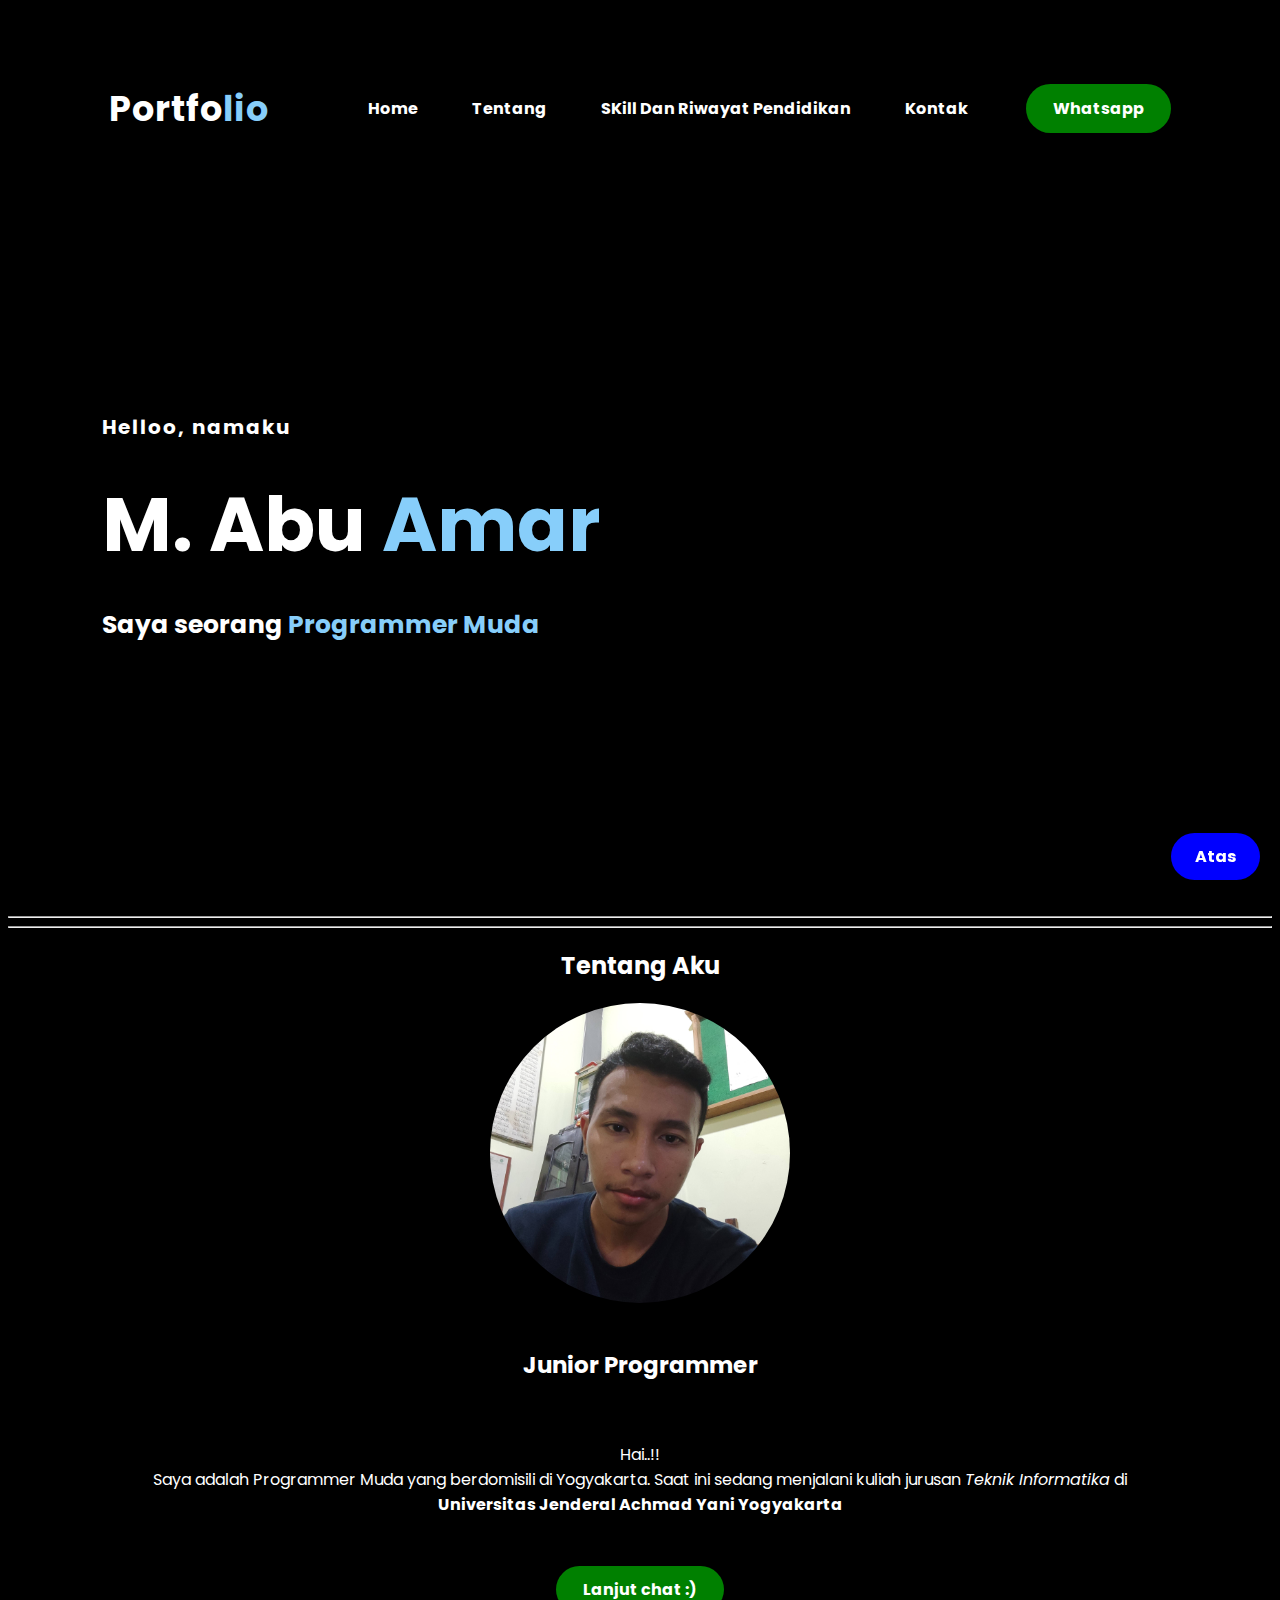
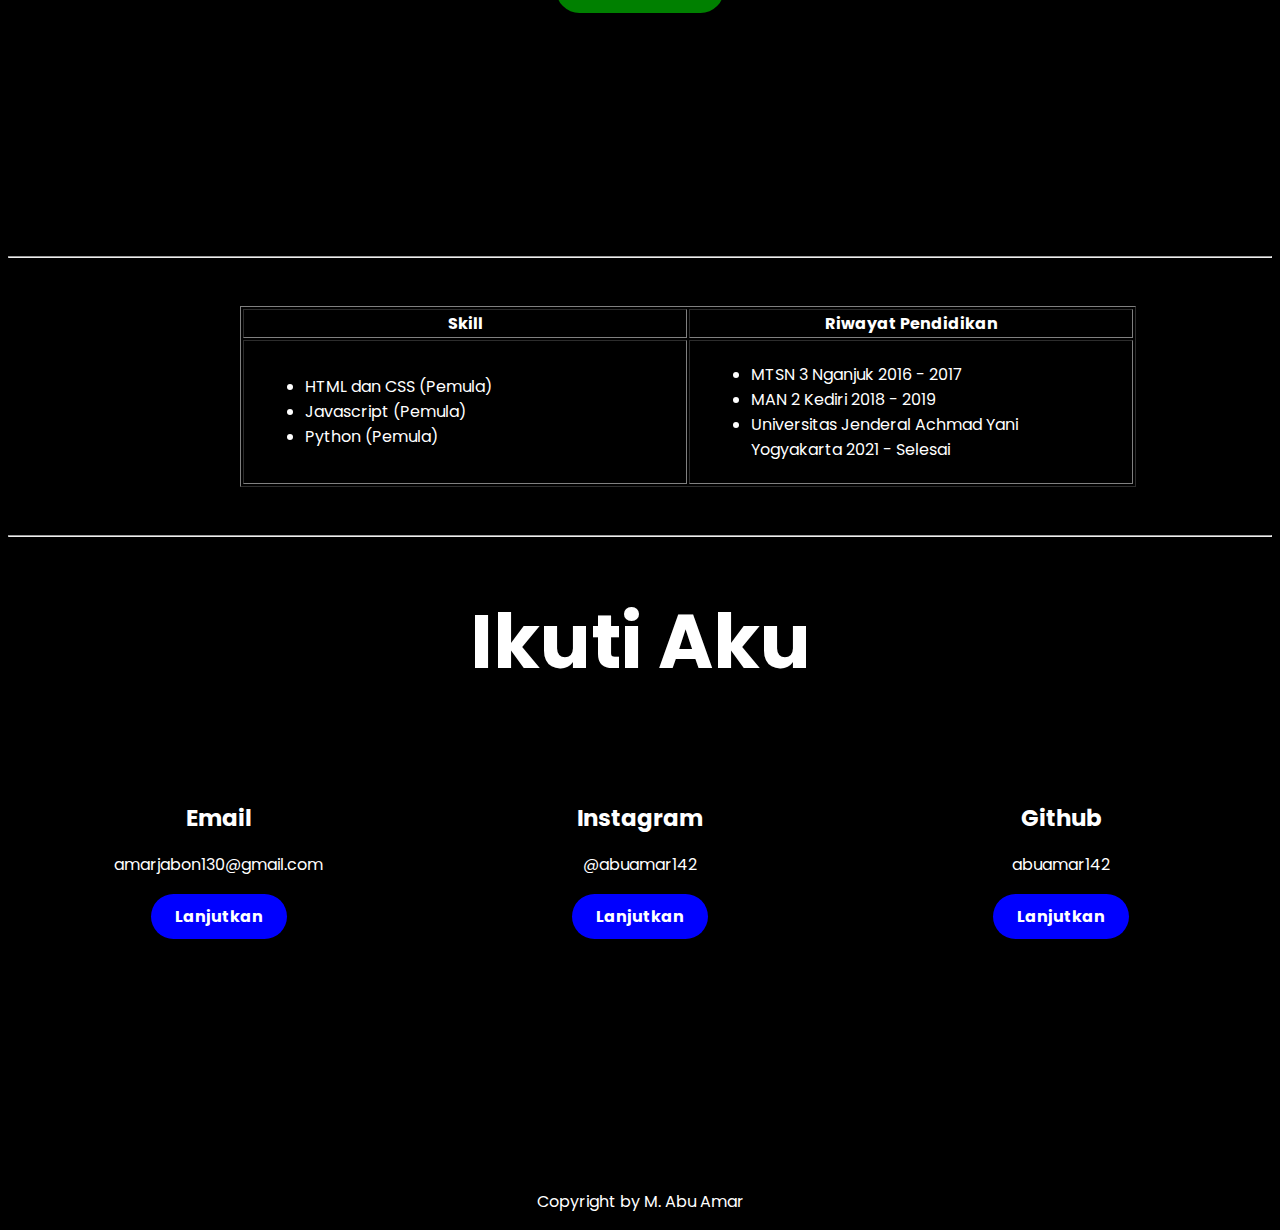
<file: index.html>
<!DOCTYPE html>
<html lang="en">
<head>
    <meta charset="UTF-8">
    <meta http-equiv="X-UA-Compatible" content="IE=edge">
    <meta name="viewport" content="width=device-width, initial-scale=1.0">
    <link rel="stylesheet" type="text/css" href="assets/css/style.css">
    <title>Tugas Akhir Mata Kuliah Web Dasar</title>
</head>
<body>
    <a href="#home" class="button_biru" style="position: fixed; z-index: 99; bottom: 20px; right: 20px;">Atas</a>
    <div class="hero" id="home">
        <nav>
            <h2 class="logo">Portfo<span>lio</span></h2>
            <ul>
                <li><a href="#home">Home</a></li>
                <li><a href="#tentang">Tentang</a></li>
                <li><a href="#skill_dan_riwayat_pendidikan">SKill dan Riwayat Pendidikan</a></li>
                <li><a href="#kontak">Kontak</a></li>
            </ul>
            <a href="#tentang" class="button">Whatsapp</a>
        </nav>
    </div>
    <hr />
    <div class="content">
        <!-- <img src="assets/img/foto_profil.jpg" alt="foto_profil.jpg"> -->
        <div>
            <h4>Helloo, namaku</h4>
            <h1>M. Abu <span>Amar</span></h1>
            <h3>Saya seorang <span>Programmer Muda</span></h3>
        </div>
    </div>
    <hr />
    <section class="tentang" id="tentang">
        <div class="main">
            <div>
                <h2>Tentang Aku</h2>
            </div>
            <img src="assets/img/foto_profil.jpg"alt="foto_profil.jpg">
            <div class="teks-tentang">
                <h5>Junior Programmer</h5>
                <p>
                    Hai..!! <br> Saya adalah Programmer Muda yang berdomisili di Yogyakarta.
                    Saat ini sedang menjalani kuliah jurusan <i>Teknik Informatika</i> di <br><b>Universitas Jenderal Achmad Yani Yogyakarta</b>
                </p>
                <a href="https://wa.me/+6281520471914" id="whatsapp" class="button">Lanjut chat :)</a>
            </div>
        </div>
    </section>
    <hr>
    <div class="skill" id="skill_dan_riwayat_pendidikan" style="max-width: 800px; margin: 3em auto;">
        <table border="1" width:"100%">
            <thead>
                <tr>
                    <th>Skill</th>
                    <th>Riwayat Pendidikan</th>
                </tr>
            </thead>
            <tbody>
                <tr>
                    <td>
                        <ul>
                            <li>HTML dan CSS (Pemula)</li>
                            <li>Javascript (Pemula)</li>
                            <li>Python (Pemula)</li>
                        </ul>
                    </td>
                    <td>
                        <ul>
                            <li>MTSN 3 Nganjuk 2016 - 2017</li>
                            <li>MAN 2 Kediri 2018 - 2019</li>
                            <li>Universitas Jenderal Achmad Yani Yogyakarta 2021 - Selesai</li>
                        </ul>
                    </td>
                </tr>
            </tbody>
        </table>
    </div>

    <hr>
    <div class="kontak" id="kontak">
        <div class="tittle">
            <h2>Ikuti Aku</h2>
        </div>

        <div class="box">
            <div class="card">
                <i class="kontak_1"></i>
                <h5>Email</h5>
                <div class="pra">
                    <p>amarjabon130@gmail.com</p>

                    <p style="text-align: center;">
                        <a class="button_biru" href="mailto:amarjabon130@gmail.com?subject = Feedback&body = Message">Lanjutkan</a>
                    </p>
                </div>
            </div>

            <div class="card">
                <i class="kontak_2"></i>
                <h5>Instagram</h5>
                <div class="pra">
                    <p>@abuamar142</p>

                    <p style="text-align: center;">
                        <a class="button_biru" href="https://instagram.com/abuamar142">Lanjutkan</a>
                    </p>
                </div>
            </div>

            <div class="card">
                <i class="kontak_3"></i>
                <h5>Github</h5>
                <div class="pra">
                    <p>abuamar142</p>

                    <p style="text-align: center;">
                        <a class="button_biru" href="https://github.com/abuamar142">Lanjutkan</a>
                    </p>
                </div>
            </div>
        </div>
    </div>
    <footer class="footer" style="text-align:center ;">
        <p>Copyright by M. Abu Amar</p>
    </footer>
</body>
</html>
</file>
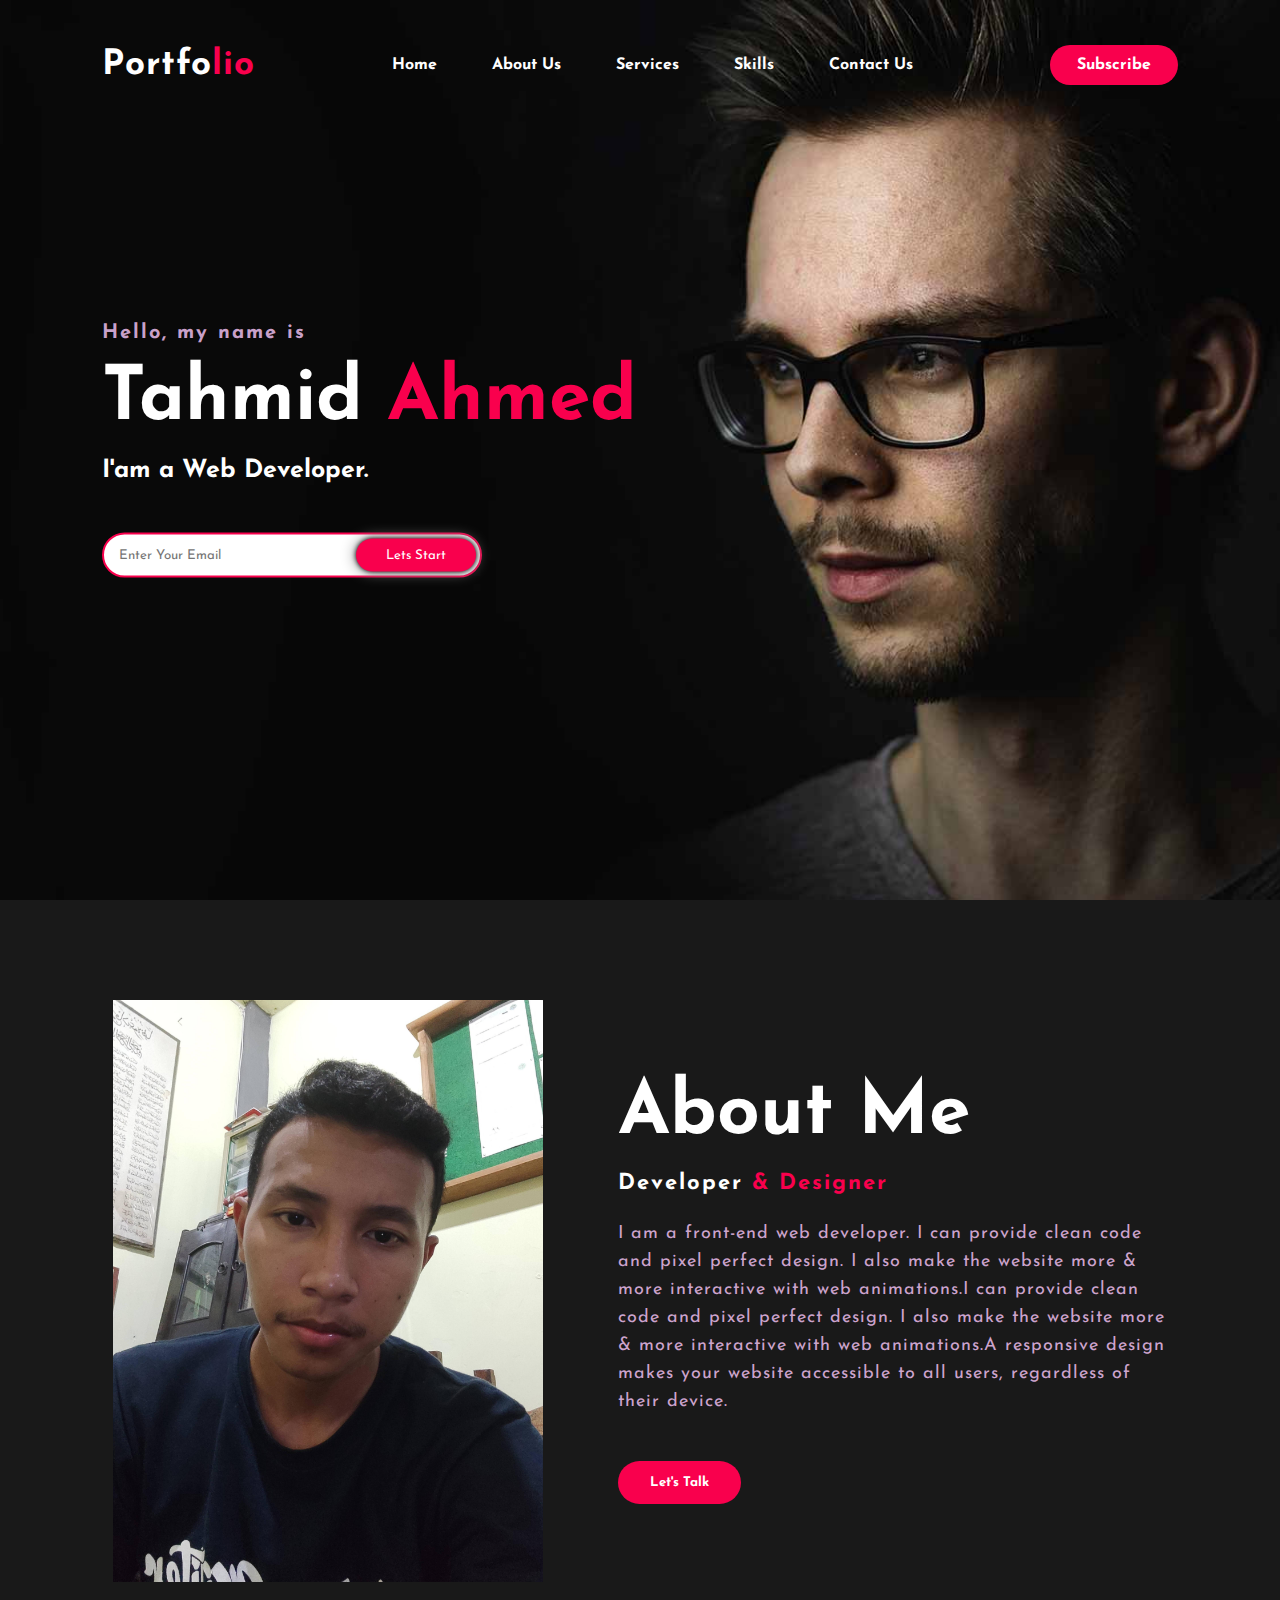
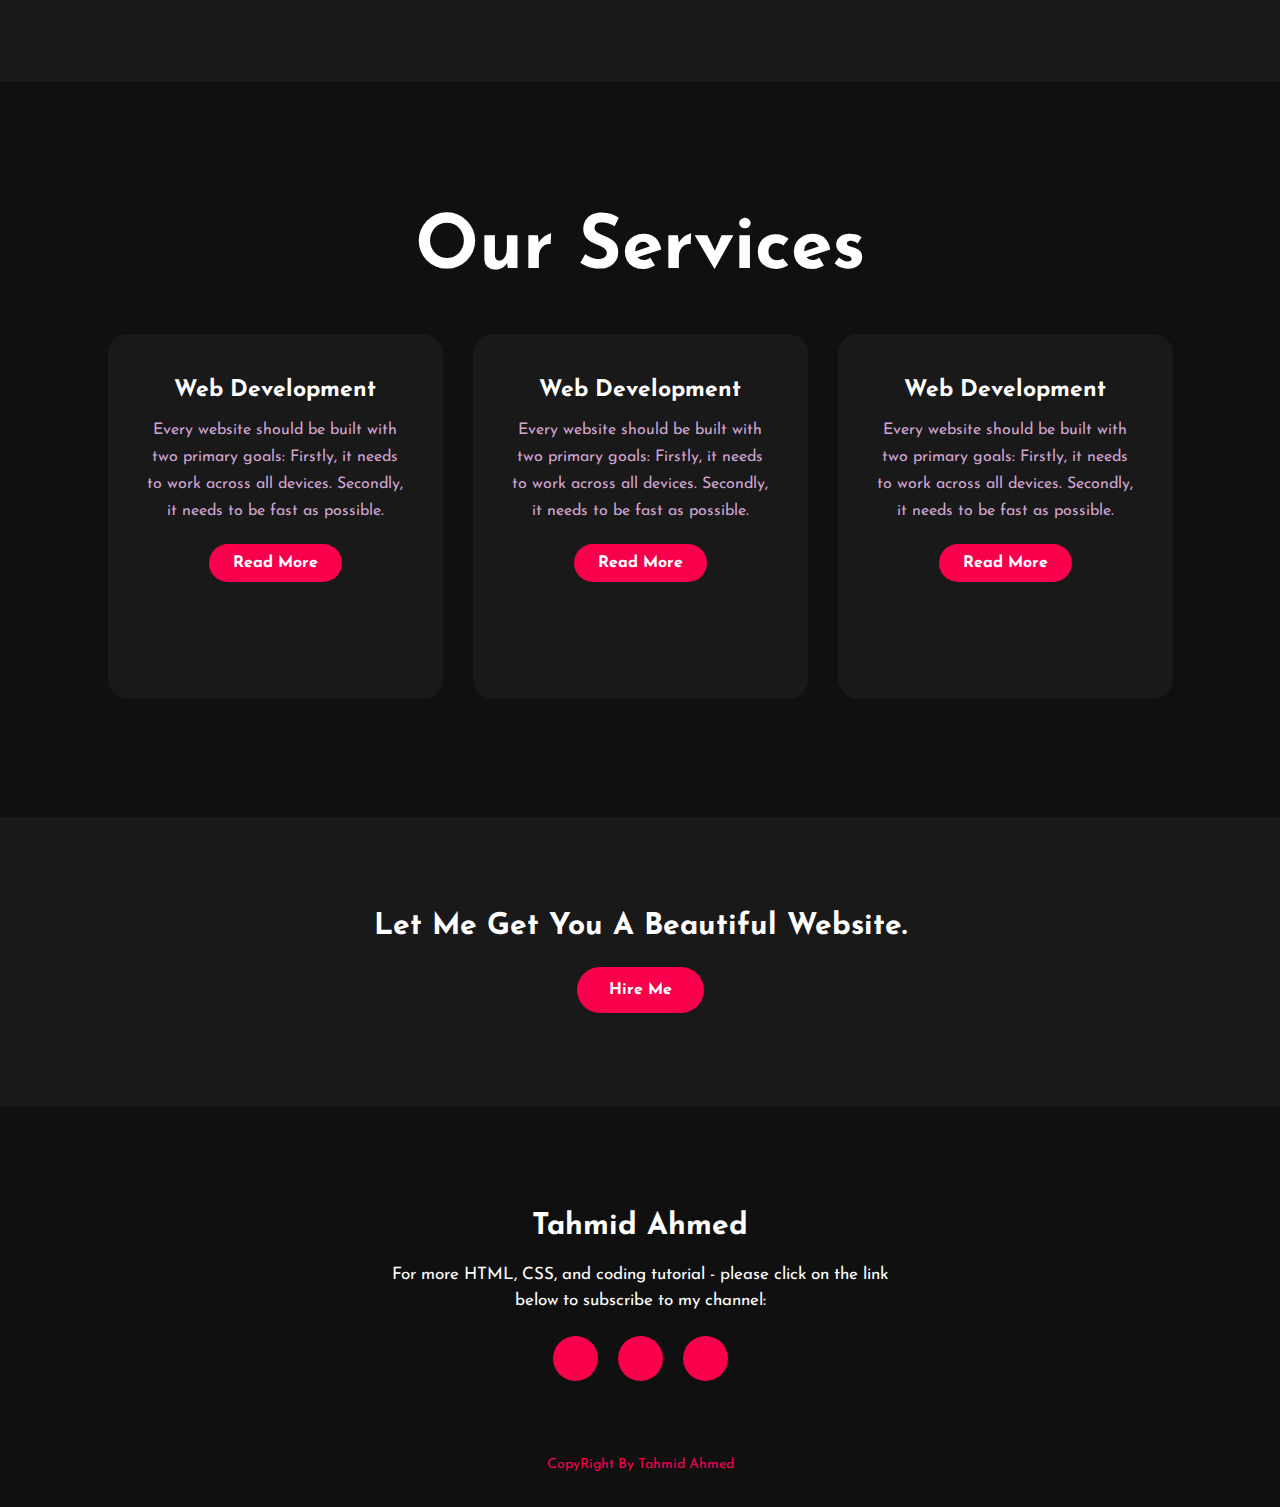
<file: template/index.html>
<!DOCTYPE html>
<html>
<head>
	<title>Portfolio Website</title>
	<link rel="stylesheet" type="text/css" href="css/style.css">

	<link rel="preconnect" href="https://fonts.gstatic.com">
  <link href="https://fonts.googleapis.com/css2?family=Josefin+Sans:ital,wght@0,100;0,200;0,300;0,400;0,500;0,600;0,700;1,100;1,200;1,300;1,400;1,500;1,600;1,700&display=swap" rel="stylesheet">

  <link rel="stylesheet" href="https://cdnjs.cloudflare.com/ajax/libs/font-awesome/5.15.3/css/all.min.css" integrity="sha512-iBBXm8fW90+nuLcSKlbmrPcLa0OT92xO1BIsZ+ywDWZCvqsWgccV3gFoRBv0z+8dLJgyAHIhR35VZc2oM/gI1w==" crossorigin="anonymous" referrerpolicy="no-referrer" />

</head>
<body>
	<!----hero Section start---->

	<div class="hero">
		<nav>
			<h2 class="logo">Portfo<span>lio</span></h2>
			<ul>
				<li><a href="#">Home</a></li>
				<li><a href="#">About Us</a></li>
				<li><a href="#">Services</a></li>
				<li><a href="#">Skills</a></li>
				<li><a href="#">Contact Us</a></li>
			</ul>
			<a href="#" class="btn">Subscribe</a>
		</nav>

		<div class="content">
			<h4>Hello, my name is</h4>
			<h1>Tahmid <span>Ahmed</span></h1>
			<h3>I'am a Web Developer.</h3>
			<div class="newslatter">
				<form>
					<input type="email" name="email" id="mail" placeholder="Enter Your Email">
					<input type="submit" name="submit" value="Lets Start">
				</form>
			</div>
		</div>
	</div>

	<!----About section start---->
	<section class="about">
		<div class="main">
			<img src="img/main-img.jpg">
			<div class="about-text">
				<h2>About Me</h2>
				<h5>Developer <span>& Designer</span></h5>
				<p>I am a front-end web developer. I can provide clean code and pixel perfect design. I also make the website more & more interactive with web animations.I can provide clean code and pixel perfect design. I also make the website more & more interactive with web animations.A responsive design makes your website accessible to all users, regardless of their device.</p>
				<button type="button">Let's Talk</button>
			</div>
		</div>
	</section>

	<!-----service section start----------->
	<div class="service">
		<div class="title">
			<h2>Our Services</h2>
		</div>

		<div class="box">
			<div class="card">
				<i class="fas fa-bars"></i>
				<h5>Web Development</h5>
				<div class="pra">
					<p>Every website should be built with two primary goals: Firstly, it needs to work across all devices. Secondly, it needs to be fast as possible.</p>

					<p style="text-align: center;">
						<a class="button" href="#">Read More</a>
					</p>
				</div>
			</div>

			<div class="card">
				<i class="far fa-user"></i>
				<h5>Web Development</h5>
				<div class="pra">
					<p>Every website should be built with two primary goals: Firstly, it needs to work across all devices. Secondly, it needs to be fast as possible.</p>

					<p style="text-align: center;">
						<a class="button" href="#">Read More</a>
					</p>
				</div>
			</div>

			<div class="card">
				<i class="far fa-bell"></i>
				<h5>Web Development</h5>
				<div class="pra">
					<p>Every website should be built with two primary goals: Firstly, it needs to work across all devices. Secondly, it needs to be fast as possible.</p>

					<p style="text-align: center;">
						<a class="button" href="#">Read More</a>
					</p>
				</div>
			</div>
		</div>
	</div>

	<!------Contact Me------>
	<div class="contact-me">
		<p>Let Me Get You A Beautiful Website.</p>
		<a class="button-two" href="#">Hire Me</a>
	</div>

	<!------footer start--------->
	<footer>
		<p>Tahmid Ahmed</p>
		<p>For more HTML, CSS, and coding tutorial - please click on the link below to subscribe to my channel:</p>
		<div class="social">
			<a href="#"><i class="fab fa-facebook-f"></i></a>
			<a href="#"><i class="fab fa-instagram"></i></a>
			<a href="#"><i class="fab fa-dribbble"></i></a>
		</div>
		<p class="end">CopyRight By Tahmid Ahmed</p>
	</footer>
</body>
</html>
</file>
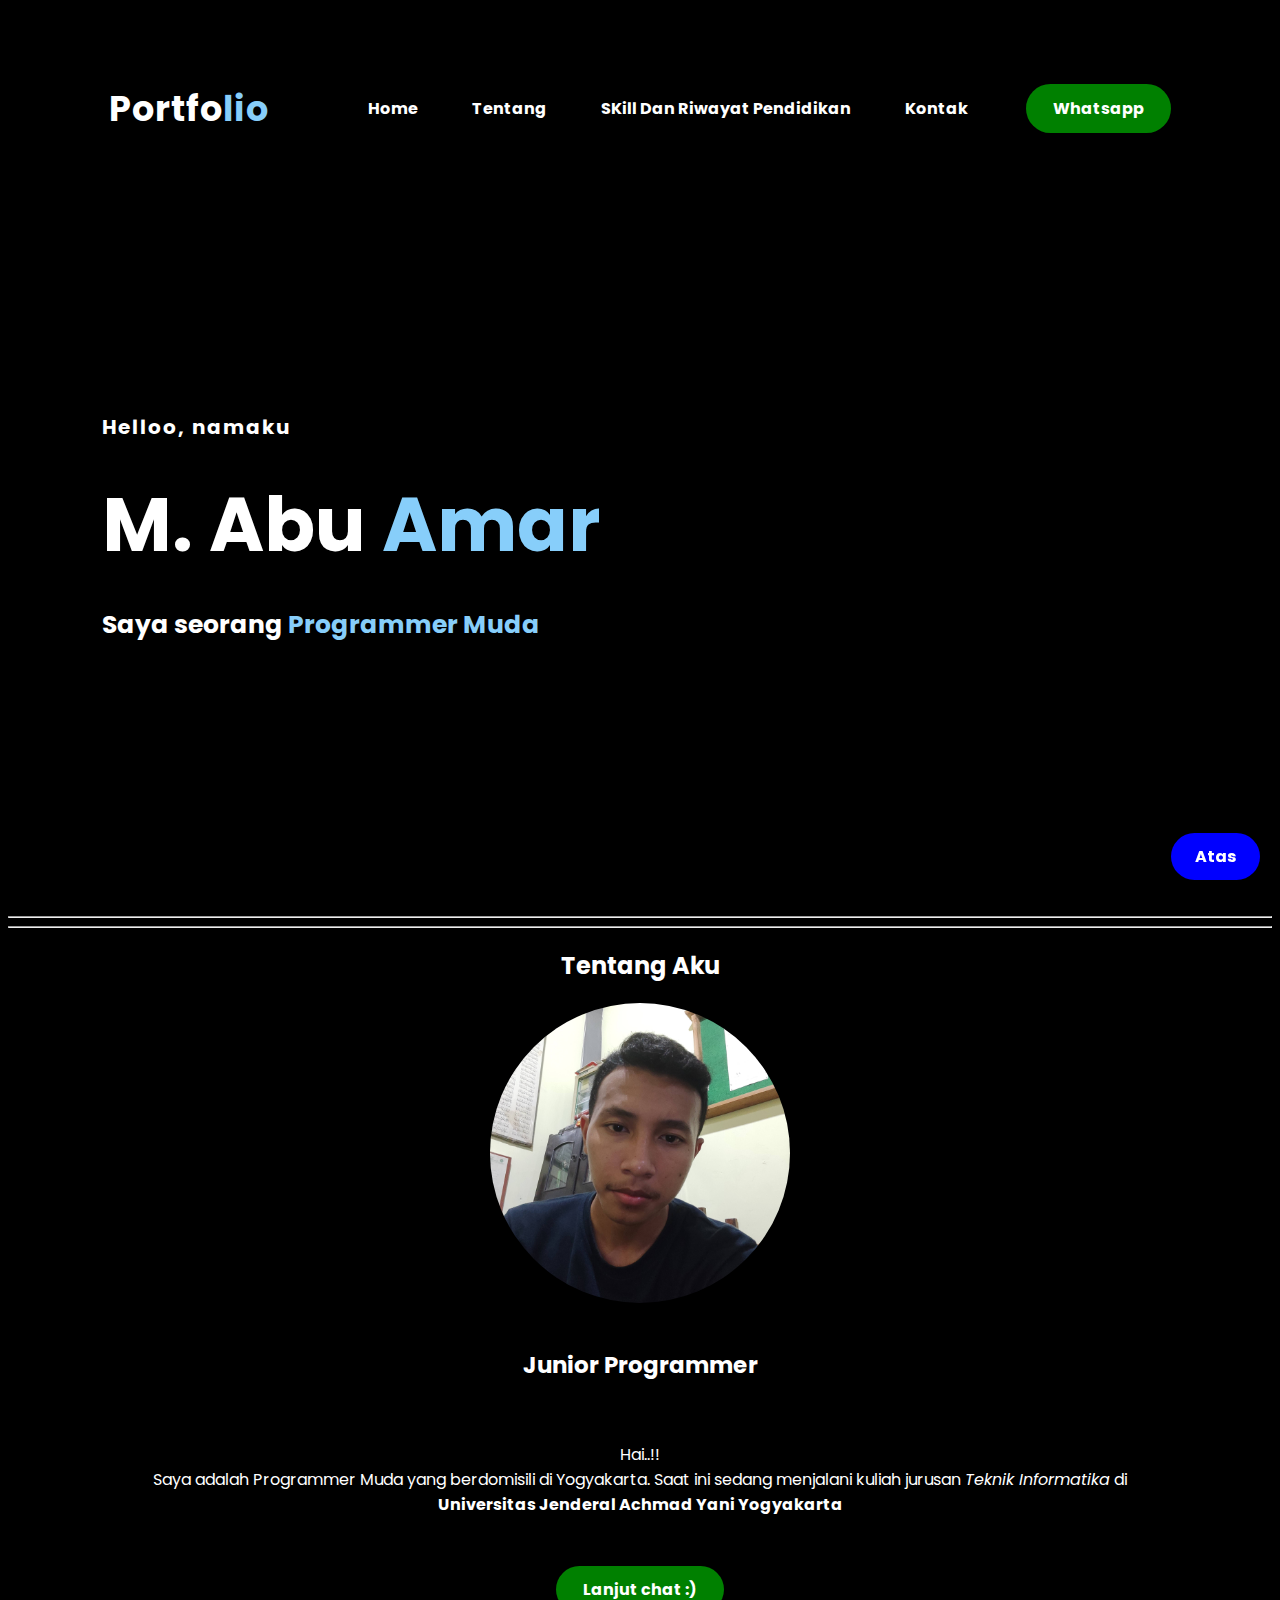
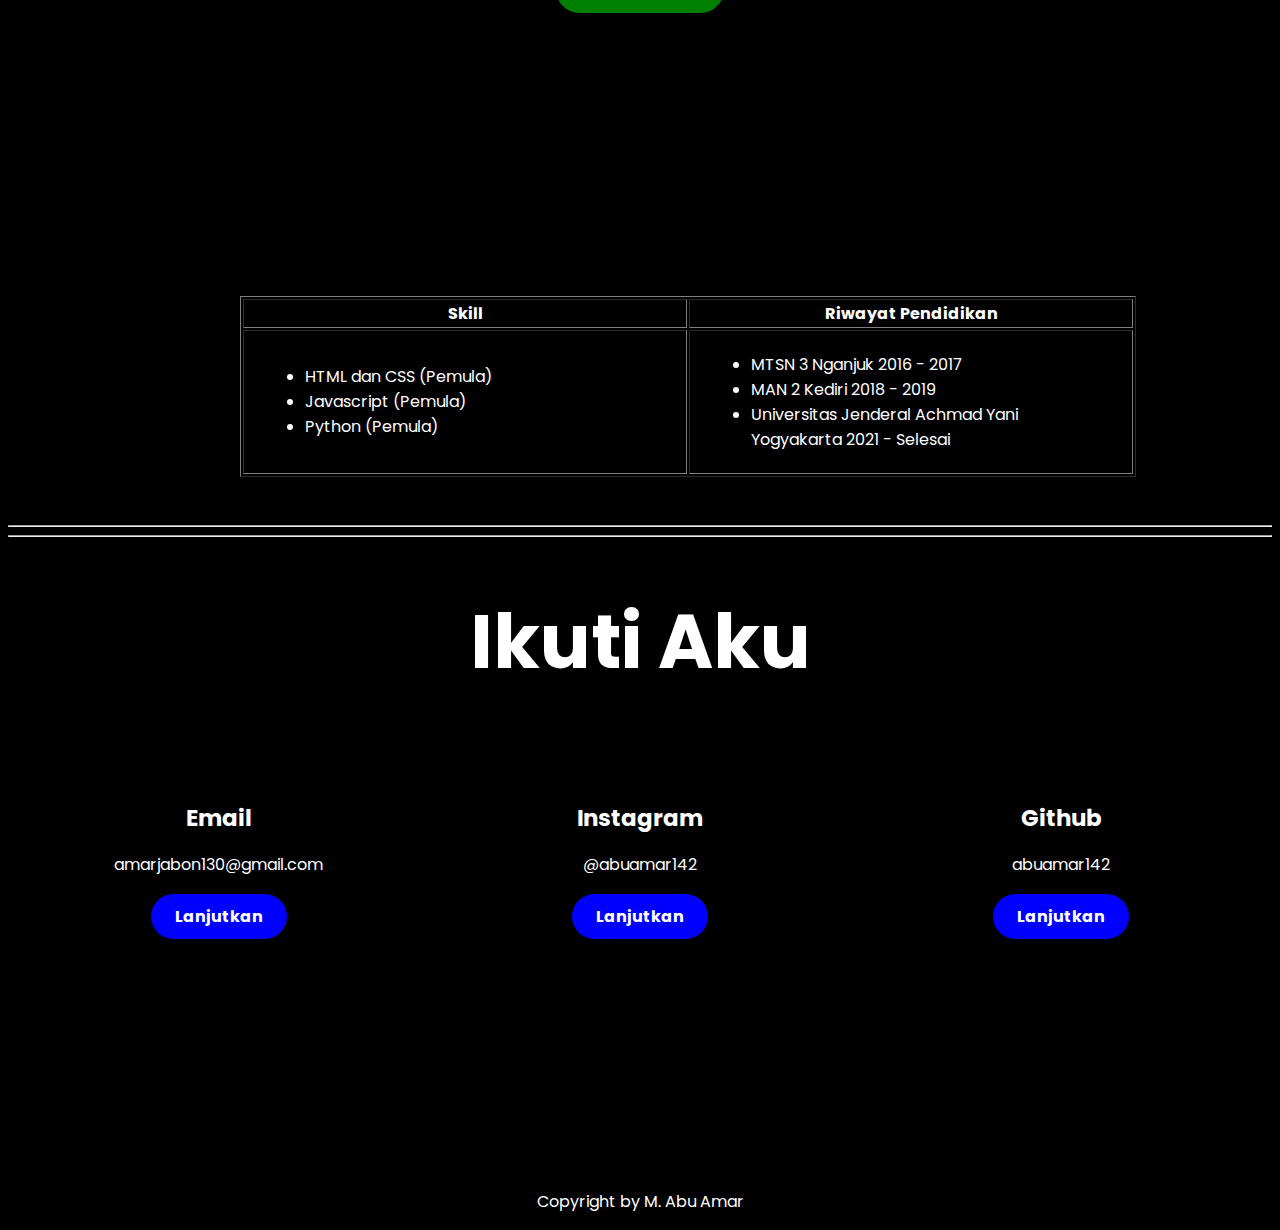
<file: tugas_akhir_semester_2/index.html>
<!DOCTYPE html>
<html lang="en">
<head>
    <meta charset="UTF-8">
    <meta http-equiv="X-UA-Compatible" content="IE=edge">
    <meta name="viewport" content="width=device-width, initial-scale=1.0">
    <link rel="stylesheet" type="text/css" href="assets/css/style.css">
    <title>Tugas Akhir Mata Kuliah Web Dasar</title>
</head>
<body>
    <a href="#home" class="button_biru" style="position: fixed; z-index: 99; bottom: 20px; right: 20px;">Atas</a>
    <div class="hero" id="home">
        <nav>
            <h2 class="logo">Portfo<span>lio</span></h2>
            <ul>
                <li><a href="#home">Home</a></li>
                <li><a href="#tentang">Tentang</a></li>
                <li><a href="#skill_dan_riwayat_pendidikan">SKill dan Riwayat Pendidikan</a></li>
                <li><a href="#kontak">Kontak</a></li>
            </ul>
            <a href="#tentang" class="button">Whatsapp</a>
        </nav>
    </div>
    <hr />
    <div class="content">
        <!-- <img src="assets/img/foto_profil.jpg" alt="foto_profil.jpg"> -->
        <div>
            <h4>Helloo, namaku</h4>
            <h1>M. Abu <span>Amar</span></h1>
            <h3>Saya seorang <span>Programmer Muda</span></h3>
        </div>
    </div>
    <hr />
    <section class="tentang" id="tentang">
        <div class="main">
            <div>
                <h2>Tentang Aku</h2>
            </div>
            <img src="assets/img/foto_profil.jpg"alt="foto_profil.jpg">
            <div class="teks-tentang">
                <h5>Junior Programmer</h5>
                <p>
                    Hai..!! <br> Saya adalah Programmer Muda yang berdomisili di Yogyakarta.
                    Saat ini sedang menjalani kuliah jurusan <i>Teknik Informatika</i> di <br><b>Universitas Jenderal Achmad Yani Yogyakarta</b>
                </p>
                <a href="https://wa.me/+6281520471914" id="whatsapp" class="button">Lanjut chat :)</a>
            </div>
        </div>
    </section>
    <div class="skill" id="skill_dan_riwayat_pendidikan" style="max-width: 800px; margin: 3em auto;">
        <table border="1" width:"100%">
            <thead>
                <tr>
                    <th>Skill</th>
                    <th>Riwayat Pendidikan</th>
                </tr>
            </thead>
            <tbody>
                <tr>
                    <td>
                        <ul>
                            <li>HTML dan CSS (Pemula)</li>
                            <li>Javascript (Pemula)</li>
                            <li>Python (Pemula)</li>
                        </ul>
                    </td>
                    <td>
                        <ul>
                            <li>MTSN 3 Nganjuk 2016 - 2017</li>
                            <li>MAN 2 Kediri 2018 - 2019</li>
                            <li>Universitas Jenderal Achmad Yani Yogyakarta 2021 - Selesai</li>
                        </ul>
                    </td>
                </tr>
            </tbody>
        </table>
    </div>
    <hr>
    <hr>
    <div class="kontak" id="kontak">
        <div class="tittle">
            <h2>Ikuti Aku</h2>
        </div>

        <div class="box">
            <div class="card">
                <i class="kontak_1"></i>
                <h5>Email</h5>
                <div class="pra">
                    <p>amarjabon130@gmail.com</p>

                    <p style="text-align: center;">
                        <a class="button_biru" href="mailto:amarjabon130@gmail.com?subject = Feedback&body = Message">Lanjutkan</a>
                    </p>
                </div>
            </div>

            <div class="card">
                <i class="kontak_2"></i>
                <h5>Instagram</h5>
                <div class="pra">
                    <p>@abuamar142</p>

                    <p style="text-align: center;">
                        <a class="button_biru" href="https://instagram.com/abuamar142">Lanjutkan</a>
                    </p>
                </div>
            </div>

            <div class="card">
                <i class="kontak_3"></i>
                <h5>Github</h5>
                <div class="pra">
                    <p>abuamar142</p>

                    <p style="text-align: center;">
                        <a class="button_biru" href="https://github.com/abuamar142">Lanjutkan</a>
                    </p>
                </div>
            </div>
        </div>
    </div>
    <footer class="footer" style="text-align:center ;">
        <p>Copyright by M. Abu Amar</p>
    </footer>
</body>
</html>
</file>
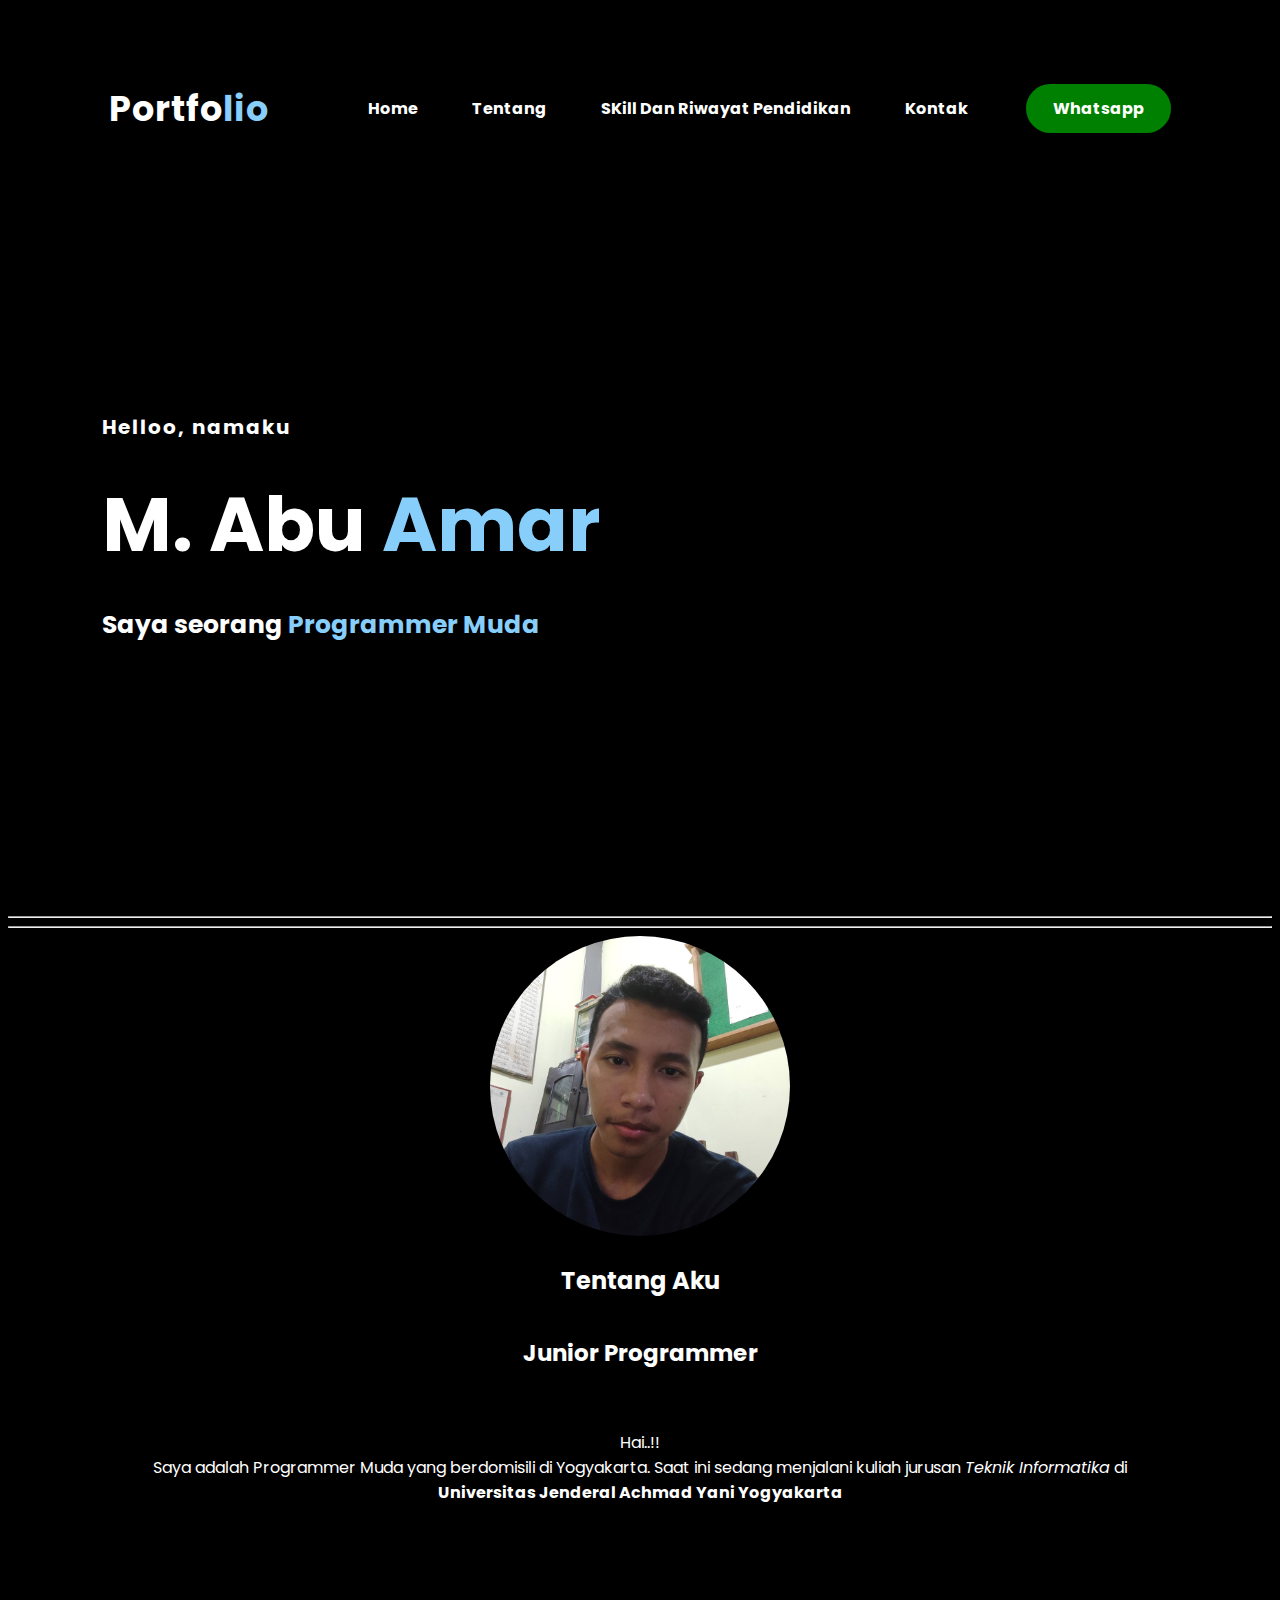
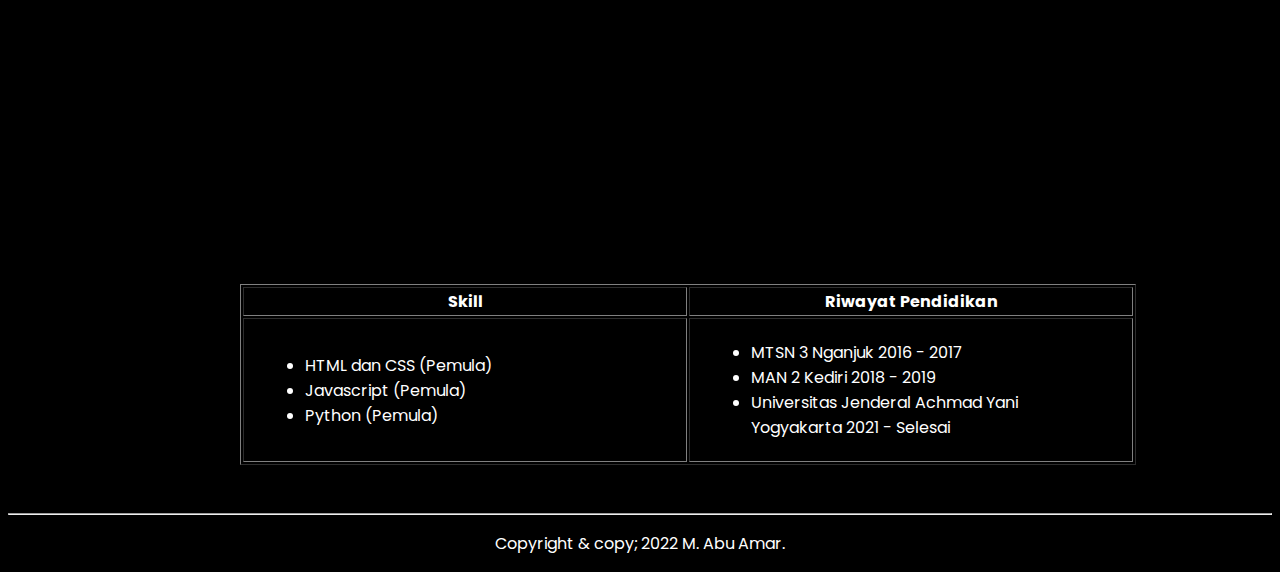
<file: tugas_akhir.html>
<!DOCTYPE html>
<html lang="en">
<head>
    <meta charset="UTF-8">
    <meta http-equiv="X-UA-Compatible" content="IE=edge">
    <meta name="viewport" content="width=device-width, initial-scale=1.0">
    <link rel="stylesheet" href="assets/css/style.css">
    <title>Tugas Akhir Mata Kuliah Web Dasar</title>
</head>
<body>
    <div class="hero">
        <nav>
            <h2 class="logo">Portfo<span>lio</span></h2>
            <ul>
                <li><a href="#">Home</a></li>
                <li><a href="#">Tentang</a></li>
                <li><a href="#">SKill dan Riwayat Pendidikan</a></li>
                <li><a href="#">Kontak</a></li>
            </ul>
            <a href="#" class="button">Whatsapp</a>
        </nav>
    </div>
    <hr />
    <div class="content">
        <h4>Helloo, namaku</h4>
        <h1>M. Abu <span>Amar</span></h1>
        <h3>Saya seorang <span>Programmer Muda</span></h3>
    </div>
    <hr />

    <section class="tentang">
        <div class="main">
            <img src="assets/img/foto_profil.jpg"alt="foto_profil.jpg">
            <div class="teks-tentang">
                <h2>Tentang Aku</h2>
                <h5>Junior Programmer</h5>
                <p>
                    Hai..!! <br> Saya adalah Programmer Muda yang berdomisili di Yogyakarta.
                    Saat ini sedang menjalani kuliah jurusan <i>Teknik Informatika</i> di <br><b>Universitas Jenderal Achmad Yani Yogyakarta</b>
                </p>
            </div>
        </div>
    </section>
    <div class="skill" style="max-width: 800px; margin: 3em auto;">
        <table border="1" width:"100%">
            <thead>
                <tr>
                    <th>Skill</th>
                    <th>Riwayat Pendidikan</th>
                </tr>
            </thead>
            <tbody>
                <tr>
                    <td>
                        <ul>
                            <li>HTML dan CSS (Pemula)</li>
                            <li>Javascript (Pemula)</li>
                            <li>Python (Pemula)</li>
                        </ul>
                    </td>
                    <td>
                        <ul>
                            <li>MTSN 3 Nganjuk 2016 - 2017</li>
                            <li>MAN 2 Kediri 2018 - 2019</li>
                            <li>Universitas Jenderal Achmad Yani Yogyakarta 2021 - Selesai</li>
                        </ul>
                    </td>
                </tr>
            </tbody>
        </table>
    </div>

    <hr>
    <footer class="footer" style="text-align:center ;">
        <p>Copyright & copy; 2022 M. Abu Amar.</p>
    </footer>
</body>
</html>
</file>
<file: assets/css/style.css>
/* ---- Import Google Font ---- */
@import url('https://fonts.googleapis.com/css2?family=Poppins:wght@400;500;600&family=Ubuntu&display=swap');

*{
    font-family: 'Poppins', sans-serif;
    background-color: black;
}

.hero{
    height: 100vh;
    width: 100%;
}

nav{
    display: flex;
    align-items: center;
    justify-content: space-between;
    padding-top: 45px;
    padding-left: 8%;
    padding-right: 8%;
}

.logo{
    color: white;
    font-size: 35px;
    letter-spacing: 1px;
    cursor: pointer;
}

.logo span{
    color: #87cefa;
}

nav ul li{
    list-style-type: none;
    display: inline-block;
    padding: 10px 25px;
}

nav ul li a{
    color: white;
    text-decoration: none;
    font-weight: bold;
    text-transform: capitalize;
}

nav ul li a:hover{
    color: #87cefa;
    transition: .4s;
}

.button{
    background-color: green;
    color: white;
    text-decoration: none;
    border: 2px solid transparent;
    font-weight: bold;
    padding: 10px 25px;
    border-radius: 30px;
    transition: transform .4s;
}

.button:hover{
    background-color: transparent;
	border: 2px solid green;
	cursor: pointer;
}

.content{
    position: absolute;
    top: 60%;
    left: 8%;
    transform: translateY(-50%);
    display: inline-block;
}

.content span{
    color: #87cefa;
}

.content h1{
    color: white;
    margin: 20px 0px 20px;
    font-size: 75px;
}

.content h3{
    color: white;
    font-size: 25px;
    margin-bottom: 50px;
}

.content h4{
    color: white;
    letter-spacing: 2px;
    font-size: 20px;
}

.content img{
    height: 300px;
    float: right;
}

.tentang{
    color: white;
    text-align: center;
    min-height: 100vh;
}

.tentang img{
    width: 300px;
    border-radius: 50%;
}

.teks-tentang a{
    margin: 200px;
}

.teks-tentang p{
    margin: 60px;
}

.skill{
    color: white;
}

.skill ul{
    align-items: center;
    margin: 20px;
    min-width: 40vh;
}

.kontak{
    height: 10%;
    padding: 10px 0px;
}

.tittle h2{
	color: white;
	font-size: 75px;
	width: 1130px;
	margin: 30px auto;
	text-align: center;
}

.box{
	display: flex;
	justify-content: center;
	align-items: center;
	min-height: 400px;
}

.card{
	height: 365px;
	width: 335px;
	padding: 20px 35px;
	/* background: #191919; */
	border-radius: 20px;
	margin: 15px;
	position: relative;
	overflow: hidden;
	text-align: center;
}

.card i{
	font-size: 50px;
	display: block;
	text-align: center;
	margin: 25px 0px;
	color: #f9004d;

}

h5{
	color: white;
	font-size: 23px;
	margin-bottom: 15px;
}

.pra p{
	color: white;
	font-size: 16px;
	line-height: 27px;
	margin-bottom: 25px;
}

.button_biru{
	background-color:blue;
	color: white;
	text-decoration: none;
	border: 2px solid transparent;
	font-weight: bold;
	padding: 9px 22px;
	border-radius: 30px;
	transition: .4s; 
}

.button_biru:hover{
	background-color: transparent;
	border: 2px solid blue;
	cursor: pointer;
}

.footer{
    color: white;
}
</file>
<file: template/css/style.css>
*{
	padding: 0;
	margin: 0;
	font-family: 'Josefin Sans', sans-serif;
	box-sizing: border-box;
}
.hero{
	height: 100vh;
	width: 100%;
	background-image: url(../img/background.jpg);
	background-size: cover;
	background-position: center;
}
nav{
	display: flex;
	align-items: center;
	justify-content: space-between;
	padding-top: 45px;
	padding-left: 8%;
	padding-right: 8%;
}
.logo{
	color: white;
	font-size: 35px;
	letter-spacing: 1px;
	cursor: pointer;
}
span{
	color: #f9004d;
}
nav ul li{
	list-style-type: none;
	display: inline-block;
	padding: 10px  25px;
}
nav ul li a{
	color: white;
	text-decoration: none;
	font-weight: bold;
	text-transform: capitalize;
}
nav ul li a:hover{
	color: #f9004d;
	transition: .4s;
}
.btn{
	background-color:#f9004d;
	color: white;
	text-decoration: none;
	border: 2px solid transparent;
	font-weight: bold;
	padding: 10px 25px;
	border-radius: 30px;
	transition: transform .4s; 
}
.btn:hover{
	transform: scale(1.2);
}
.content{
	position: absolute;
	top: 50%;
	left:8%;
	transform: translateY(-50%);
}
h1{
	color: white;
	margin: 20px 0px 20px;
	font-size: 75px;
}
h3{
	color: white;
	font-size: 25px;
	margin-bottom: 50px;
}
h4{
	color: #fcfc;
	letter-spacing: 2px;
	font-size: 20px;
}
.newslatter form{
	width: 380px;
	max-width: 100%;
	position: relative;
}
.newslatter form input:first-child{
	display: inline-block;
	width: 100%;
	padding: 14px 130px 14px 15px;
	border: 2px solid #f9004d;
	outline: none;
	border-radius: 30px;
}
.newslatter form input:last-child{
	position: absolute;
	display: inline-block;
	outline: none;
	border: none;
	padding: 10px 30px;
	border-radius: 30px;
	background-color:#f9004d;
	color: white;
	box-shadow: 0px 0px 5px #000, 0px 0px 15px #858585;
	top: 6px;
	right: 6px; 
}

.about{
	width: 100%;
	padding: 100px 0px;
	background-color: #191919;
}
.about img{
	height: auto;
	width: 430px;
}
.about-text{
	width: 550px;
}
.main{
	width: 1130px;
	max-width: 95%;
	margin: 0 auto;
	display: flex;
	align-items: center;
	justify-content: space-around;
}
.about-text h2{
	color: white;
	font-size: 75px;
	text-transform: capitalize;
	margin-bottom: 20px;
}
.about-text h5{
	color: white;
	letter-spacing: 2px;
	font-size: 22px;
	margin-bottom: 25px;
	text-transform: capitalize;
}
.about-text p{
	color: #fcfc;
	letter-spacing: 1px;
	line-height: 28px;
	font-size: 18px;
	margin-bottom: 45px;
}
button{
	background-color:#f9004d;
	color: white;
	text-decoration: none;
	border: 2px solid transparent;
	font-weight: bold;
	padding: 13px 30px;
	border-radius: 30px;
	transition: .4s; 
}
button:hover{
	background-color: transparent;
	border: 2px solid #f9004d;
	cursor: pointer;
}

.service{
	background: #101010;
	width: 100%;
	padding: 100px 0px;
}
.title h2{
	color: white;
	font-size: 75px;
	width: 1130px;
	margin: 30px auto;
	text-align: center;
}
.box{
	display: flex;
	justify-content: center;
	align-items: center;
	min-height: 400px;
}
.card{
	height: 365px;
	width: 335px;
	padding: 20px 35px;
	background: #191919;
	border-radius: 20px;
	margin: 15px;
	position: relative;
	overflow: hidden;
	text-align: center;
}
.card i{
	font-size: 50px;
	display: block;
	text-align: center;
	margin: 25px 0px;
	color: #f9004d;

}
h5{
	color: white;
	font-size: 23px;
	margin-bottom: 15px;
}
.pra p{
	color: #fcfc;
	font-size: 16px;
	line-height: 27px;
	margin-bottom: 25px;
}
.card .button{
	background-color:#f9004d;
	color: white;
	text-decoration: none;
	border: 2px solid transparent;
	font-weight: bold;
	padding: 9px 22px;
	border-radius: 30px;
	transition: .4s; 
}
.card .button:hover{
	background-color: transparent;
	border: 2px solid #f9004d;
	cursor: pointer;
}
.contact-me{
	width: 100%;
	height: 290px;
	background: #191919;
	display: flex;
	align-items: center;
	flex-direction: column;
	justify-content: center;
}
.contact-me p{
	color: white;
	font-size: 30px;
	font-weight: bold;
	margin-bottom: 25px;
}
.contact-me .button-two{
	background-color:#f9004d;
	color: white;
	text-decoration: none;
	border: 2px solid transparent;
	font-weight: bold;
	padding: 13px 30px;
	border-radius: 30px;
	transition: .4s; 
}
.contact-me .button-two:hover{
	background-color: transparent;
	border: 2px solid #f9004d;
	cursor: pointer;
}
footer{
	position: relative;
	width: 100%;
	height: 400px;
	background: #101010;
	display: flex;
	flex-direction: column;
	align-items: center;
	justify-content: center;
}
footer p:nth-child(1){
	font-size: 30px;
	color: white;
	margin-bottom: 20px;
	font-weight: bold;
}
footer p:nth-child(2){
	color: white;
	font-size: 17px;
	width: 500px;
	text-align: center;
	line-height: 26px;
}
.social{
	display: flex;
}
.social a{
	width: 45px;
	height: 45px;
	display: flex;
	align-items: center;
	justify-content: center;
	background:  #f9004d;
	border-radius: 50%;
	margin: 22px 10px;
	color: white;
	text-decoration: none;
	font-size: 20px;
}
.social a:hover{
	transform: scale(1.3);
	transition: .3s;
}
.end{
	position: absolute;
	color:#f9004d;
	bottom: 35px;
	font-size: 14px; 
}
</file>
<file: tugas_akhir_semester_2/assets/css/style.css>
/* ---- Import Google Font ---- */
@import url('https://fonts.googleapis.com/css2?family=Poppins:wght@400;500;600&family=Ubuntu&display=swap');

*{
    font-family: 'Poppins', sans-serif;
    background-color: black;
}

.hero{
    height: 100vh;
    width: 100%;
}

nav{
    display: flex;
    align-items: center;
    justify-content: space-between;
    padding-top: 45px;
    padding-left: 8%;
    padding-right: 8%;
}

.logo{
    color: white;
    font-size: 35px;
    letter-spacing: 1px;
    cursor: pointer;
}

.logo span{
    color: #87cefa;
}

nav ul li{
    list-style-type: none;
    display: inline-block;
    padding: 10px 25px;
}

nav ul li a{
    color: white;
    text-decoration: none;
    font-weight: bold;
    text-transform: capitalize;
}

nav ul li a:hover{
    color: #87cefa;
    transition: .4s;
}

.button{
    background-color: green;
    color: white;
    text-decoration: none;
    border: 2px solid transparent;
    font-weight: bold;
    padding: 10px 25px;
    border-radius: 30px;
    transition: transform .4s;
}

.button:hover{
    background-color: transparent;
	border: 2px solid green;
	cursor: pointer;
}

.content{
    position: absolute;
    top: 60%;
    left: 8%;
    transform: translateY(-50%);
    display: inline-block;
}

.content span{
    color: #87cefa;
}

.content h1{
    color: white;
    margin: 20px 0px 20px;
    font-size: 75px;
}

.content h3{
    color: white;
    font-size: 25px;
    margin-bottom: 50px;
}

.content h4{
    color: white;
    letter-spacing: 2px;
    font-size: 20px;
}

.content img{
    height: 300px;
    float: right;
}

.tentang{
    color: white;
    text-align: center;
    min-height: 100vh;
}

.tentang img{
    width: 300px;
    border-radius: 50%;
}

.teks-tentang a{
    margin: 200px;
}

.teks-tentang p{
    margin: 60px;
}

.skill{
    color: white;
}

.skill ul{
    align-items: center;
    margin: 20px;
    min-width: 40vh;
}

.kontak{
    height: 10%;
    padding: 10px 0px;
}

.tittle h2{
	color: white;
	font-size: 75px;
	width: 1130px;
	margin: 30px auto;
	text-align: center;
}

.box{
	display: flex;
	justify-content: center;
	align-items: center;
	min-height: 400px;
}

.card{
	height: 365px;
	width: 335px;
	padding: 20px 35px;
	/* background: #191919; */
	border-radius: 20px;
	margin: 15px;
	position: relative;
	overflow: hidden;
	text-align: center;
}

.card i{
	font-size: 50px;
	display: block;
	text-align: center;
	margin: 25px 0px;
	color: #f9004d;

}

h5{
	color: white;
	font-size: 23px;
	margin-bottom: 15px;
}

.pra p{
	color: white;
	font-size: 16px;
	line-height: 27px;
	margin-bottom: 25px;
}

.button_biru{
	background-color:blue;
	color: white;
	text-decoration: none;
	border: 2px solid transparent;
	font-weight: bold;
	padding: 9px 22px;
	border-radius: 30px;
	transition: .4s; 
}

.button_biru:hover{
	background-color: transparent;
	border: 2px solid blue;
	cursor: pointer;
}

.footer{
    color: white;
}
</file>
